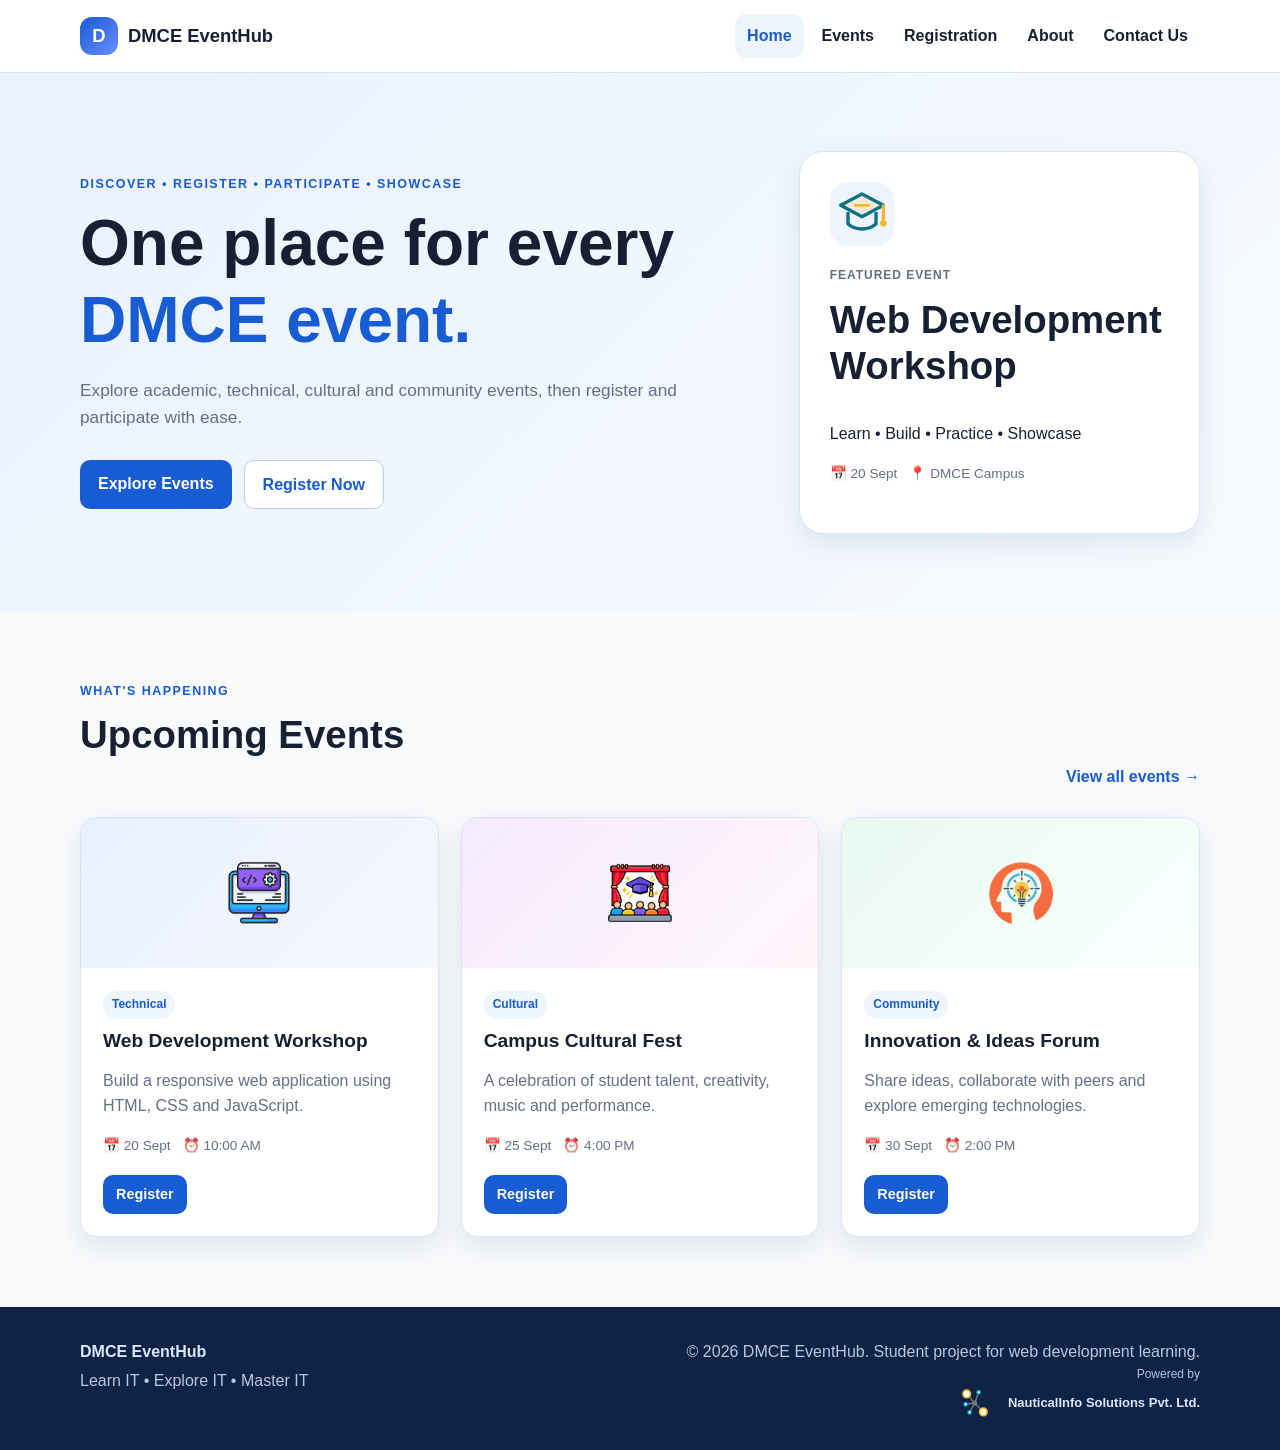
<file: index.html>
<!DOCTYPE html>
<html lang="en">
<head>
  <meta charset="UTF-8">
  <meta name="viewport" content="width=device-width, initial-scale=1.0">
  <meta name="description" content="DMCE EventHub - Discover, register and participate in academic and campus events.">
  <title>DMCE EventHub | Home</title>
  <link rel="stylesheet" href="assets/css/style.css">
  <style>
    /* Refined homepage visuals: cleaner icons + tighter right-aligned footer branding */
    .hero-icon,
    .event-image {
      display:flex;
      align-items:center;
      justify-content:center;
      overflow:hidden;
    }
    .hero-icon svg { width:78px; height:78px; display:block; }
    .event-image svg { width:68px; height:68px; display:block; }
    .event-image img { width:78px; height:78px; display:block; object-fit:contain; }
    .event-image-tech svg { color:#0b7285; }
    .event-image-cultural svg { color:#c45a18; }
    .event-image-community svg { color:#2f6f44; }

    .powered-by-wrap {
      display:flex;
      justify-content:flex-end;
      margin-top:2px;
    }
    .powered-by {
      display:inline-flex;
      align-items:center;
      justify-content:flex-end;
      gap:7px;
      margin-top:2px;
      text-decoration:none;
      color:inherit;
      font-size:13px;
      line-height:1.1;
      white-space:nowrap;
    }
    .powered-by img {
      width:66px;
      height:auto;
      max-height:30px;
      object-fit:contain;
      display:block;
    }
    .powered-by:hover img { opacity:.82; }
    .footer-grid > div:last-child { text-align:right; }
    .footer-grid > div:last-child > p { margin:0 0 2px; }

    @media (max-width: 700px) {
      .footer-grid > div:last-child { text-align:left; }
      .powered-by-wrap { justify-content:flex-start; }
    }
  </style>
</head>
<body>
  <header class="site-header">
    <div class="container nav-wrap">
      <a class="brand" href="index.html" aria-label="DMCE EventHub Home">
        <span class="brand-mark">D</span>
        <span>DMCE <strong>EventHub</strong></span>
      </a>
      <button class="menu-toggle" type="button" aria-expanded="false" aria-controls="main-nav">☰</button>
      <nav id="main-nav" class="main-nav" aria-label="Primary navigation">
        <a class="active" href="index.html">Home</a>
        <a href="pages/events.html">Events</a>
        <a href="pages/registration.html">Registration</a>
        <a href="pages/about.html">About</a>
        <a href="pages/contact.html">Contact Us</a>
      </nav>
    </div>
  </header>

  <main>
    <section class="hero">
      <div class="container hero-content">
        <div>
          <p class="eyebrow">DISCOVER • REGISTER • PARTICIPATE • SHOWCASE</p>
          <h1>One place for every <span>DMCE event.</span></h1>
          <p class="hero-text">Explore academic, technical, cultural and community events, then register and participate with ease.</p>
          <div class="hero-actions">
            <a class="btn btn-primary" href="pages/events.html">Explore Events</a>
            <a class="btn btn-secondary" href="pages/registration.html">Register Now</a>
          </div>
        </div>
        <div class="hero-card" aria-label="Upcoming event preview">
          <div class="hero-icon" aria-hidden="true">
            <svg viewBox="0 0 96 96" role="img" aria-label="Workshop" xmlns="http://www.w3.org/2000/svg">
              <path d="M16 35 48 18l32 17-32 17z" fill="#F7B731" opacity=".18"/>
              <path d="M16 35 48 18l32 17-32 17z" fill="none" stroke="#0B7285" stroke-width="5" stroke-linejoin="round"/>
              <path d="M27 45v18c12 10 30 10 42 0V45" fill="none" stroke="#0B7285" stroke-width="5" stroke-linejoin="round"/>
              <path d="M80 36v20" stroke="#F7B731" stroke-width="5" stroke-linecap="round"/>
              <circle cx="80" cy="62" r="5" fill="#F7B731"/>
              <path d="M38 35h20" stroke="#F7B731" stroke-width="4" stroke-linecap="round"/>
            </svg>
          </div>
          <p class="small-label">FEATURED EVENT</p>
          <h2>Web Development Workshop</h2>
          <p>Learn • Build • Practice • Showcase</p>
          <div class="event-meta"><span>📅 20 Sept</span><span>📍 DMCE Campus</span></div>
        </div>
      </div>
    </section>

    <section class="section">
      <div class="container">
        <div class="section-heading">
          <div>
            <p class="eyebrow">WHAT'S HAPPENING</p>
            <h2>Upcoming Events</h2>
          </div>
          <a class="text-link" href="pages/events.html">View all events →</a>
        </div>

        <div class="card-grid">
          <article class="event-card">
            <div class="event-image event-image-tech" aria-label="Web Development Workshop" role="img">
              <img src="assets/images/web-development-workshop-icon.svg" alt="Web Development Workshop icon">
            </div>
            <div class="card-body">
              <span class="tag">Technical</span>
              <h3>Web Development Workshop</h3>
              <p>Build a responsive web application using HTML, CSS and JavaScript.</p>
              <div class="event-meta"><span>📅 20 Sept</span><span>⏰ 10:00 AM</span></div>
              <a class="btn btn-small" href="pages/registration.html">Register</a>
            </div>
          </article>

          <article class="event-card">
            <div class="event-image event-image-cultural" aria-label="Campus Cultural Fest" role="img"><img src="assets/images/campus-cultural-fest.svg" alt="Campus Cultural Fest icon"></div>
            <div class="card-body">
              <span class="tag">Cultural</span>
              <h3>Campus Cultural Fest</h3>
              <p>A celebration of student talent, creativity, music and performance.</p>
              <div class="event-meta"><span>📅 25 Sept</span><span>⏰ 4:00 PM</span></div>
              <a class="btn btn-small" href="pages/registration.html">Register</a>
            </div>
          </article>

          <article class="event-card">
            <div class="event-image event-image-community" aria-label="Innovation and Ideas event" role="img"><img src="assets/images/innovation-ideas-icon.svg" alt="Innovation and Ideas icon"></div>
            <div class="card-body">
              <span class="tag">Community</span>
              <h3>Innovation & Ideas Forum</h3>
              <p>Share ideas, collaborate with peers and explore emerging technologies.</p>
              <div class="event-meta"><span>📅 30 Sept</span><span>⏰ 2:00 PM</span></div>
              <a class="btn btn-small" href="pages/registration.html">Register</a>
            </div>
          </article>
        </div>
      </div>
    </section>
  </main>

  <footer class="site-footer">
    <div class="container footer-grid">
      <div><strong>DMCE EventHub</strong><p>Learn IT • Explore IT • Master IT</p></div>
      <div>
        <p>© 2026 DMCE EventHub. Student project for web development learning.</p>
        <div class="powered-by-wrap">
  <a
    class="powered-by"
    href="https://nauticalinfosolutions.com/"
    target="_blank"
    rel="noopener noreferrer"
    aria-label="Powered by NauticalInfo Solutions Pvt. Ltd."
  >
    <span class="powered-label">Powered by</span>

    <span class="powered-brand">
      <img
        src="assets/images/nauticalinfo-logo.svg"
        alt="NauticalInfo Solutions Pvt. Ltd."
      >
      <span>NauticalInfo Solutions Pvt. Ltd.</span>
    </span>
  </a>
</div>
      </div>
    </div>
  </footer>

  <script src="assets/js/script.js" defer></script>
</body>
</html>
</file>
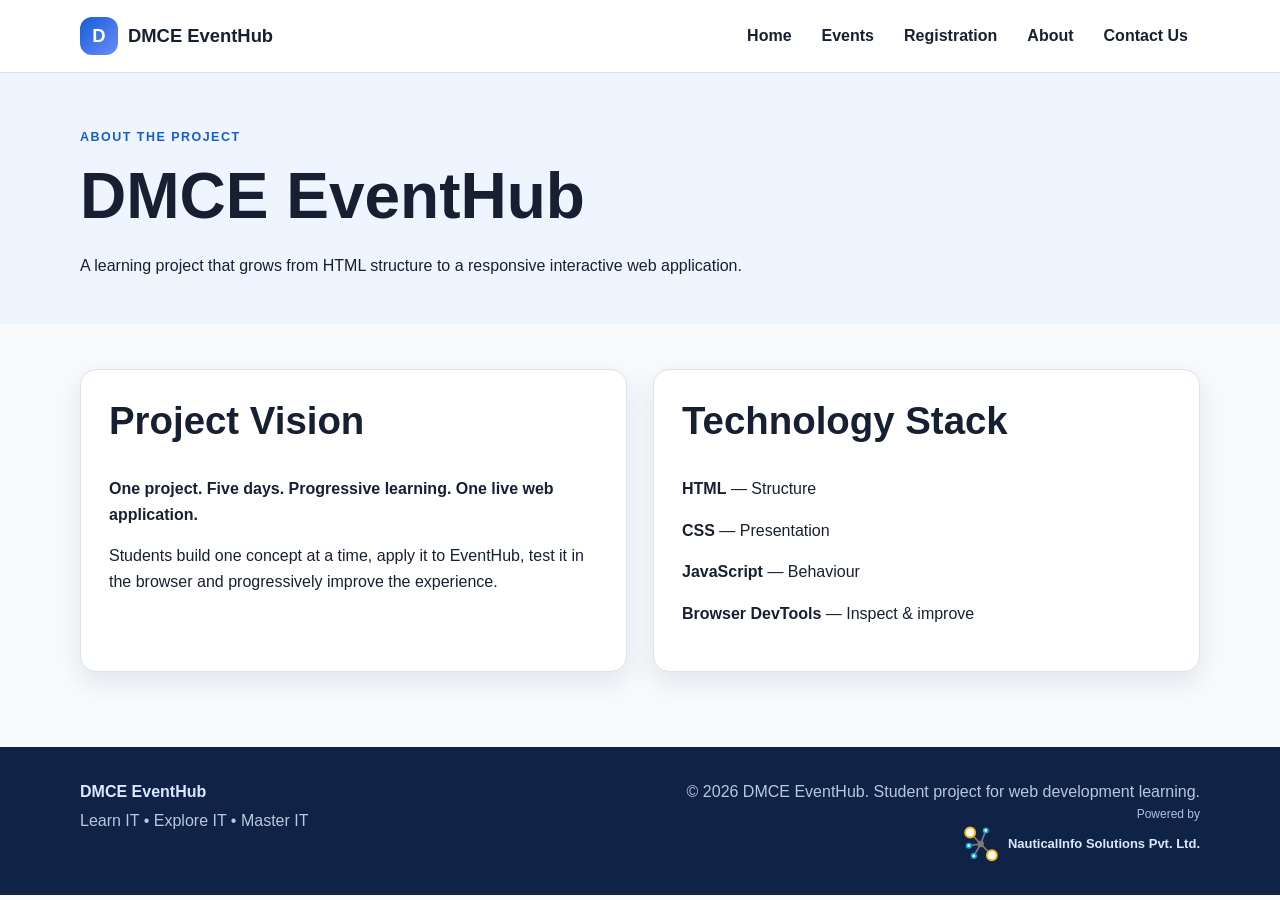
<file: pages/about.html>
<!DOCTYPE html>
<html lang="en">
<head>
<meta charset="UTF-8"><meta name="viewport" content="width=device-width, initial-scale=1.0">
<title>DMCE EventHub | About</title><link rel="stylesheet" href="../assets/css/style.css">
</head>
<body data-page-root="..">
<div id="common-header"></div>
<main><section class="page-hero"><div class="container"><p class="eyebrow">ABOUT THE PROJECT</p><h1>DMCE EventHub</h1><p>A learning project that grows from HTML structure to a responsive interactive web application.</p></div></section>
<section class="page-content"><div class="container two-col"><div class="panel"><h2>Project Vision</h2><p><strong>One project. Five days. Progressive learning. One live web application.</strong></p><p>Students build one concept at a time, apply it to EventHub, test it in the browser and progressively improve the experience.</p></div><div class="panel"><h2>Technology Stack</h2><p><strong>HTML</strong> — Structure</p><p><strong>CSS</strong> — Presentation</p><p><strong>JavaScript</strong> — Behaviour</p><p><strong>Browser DevTools</strong> — Inspect & improve</p></div></div></section></main>
<div id="common-footer"></div><script src="../assets/js/script.js" defer></script>
<script src="../assets/js/components.js?v=2"></script>
</body></html>
</file>
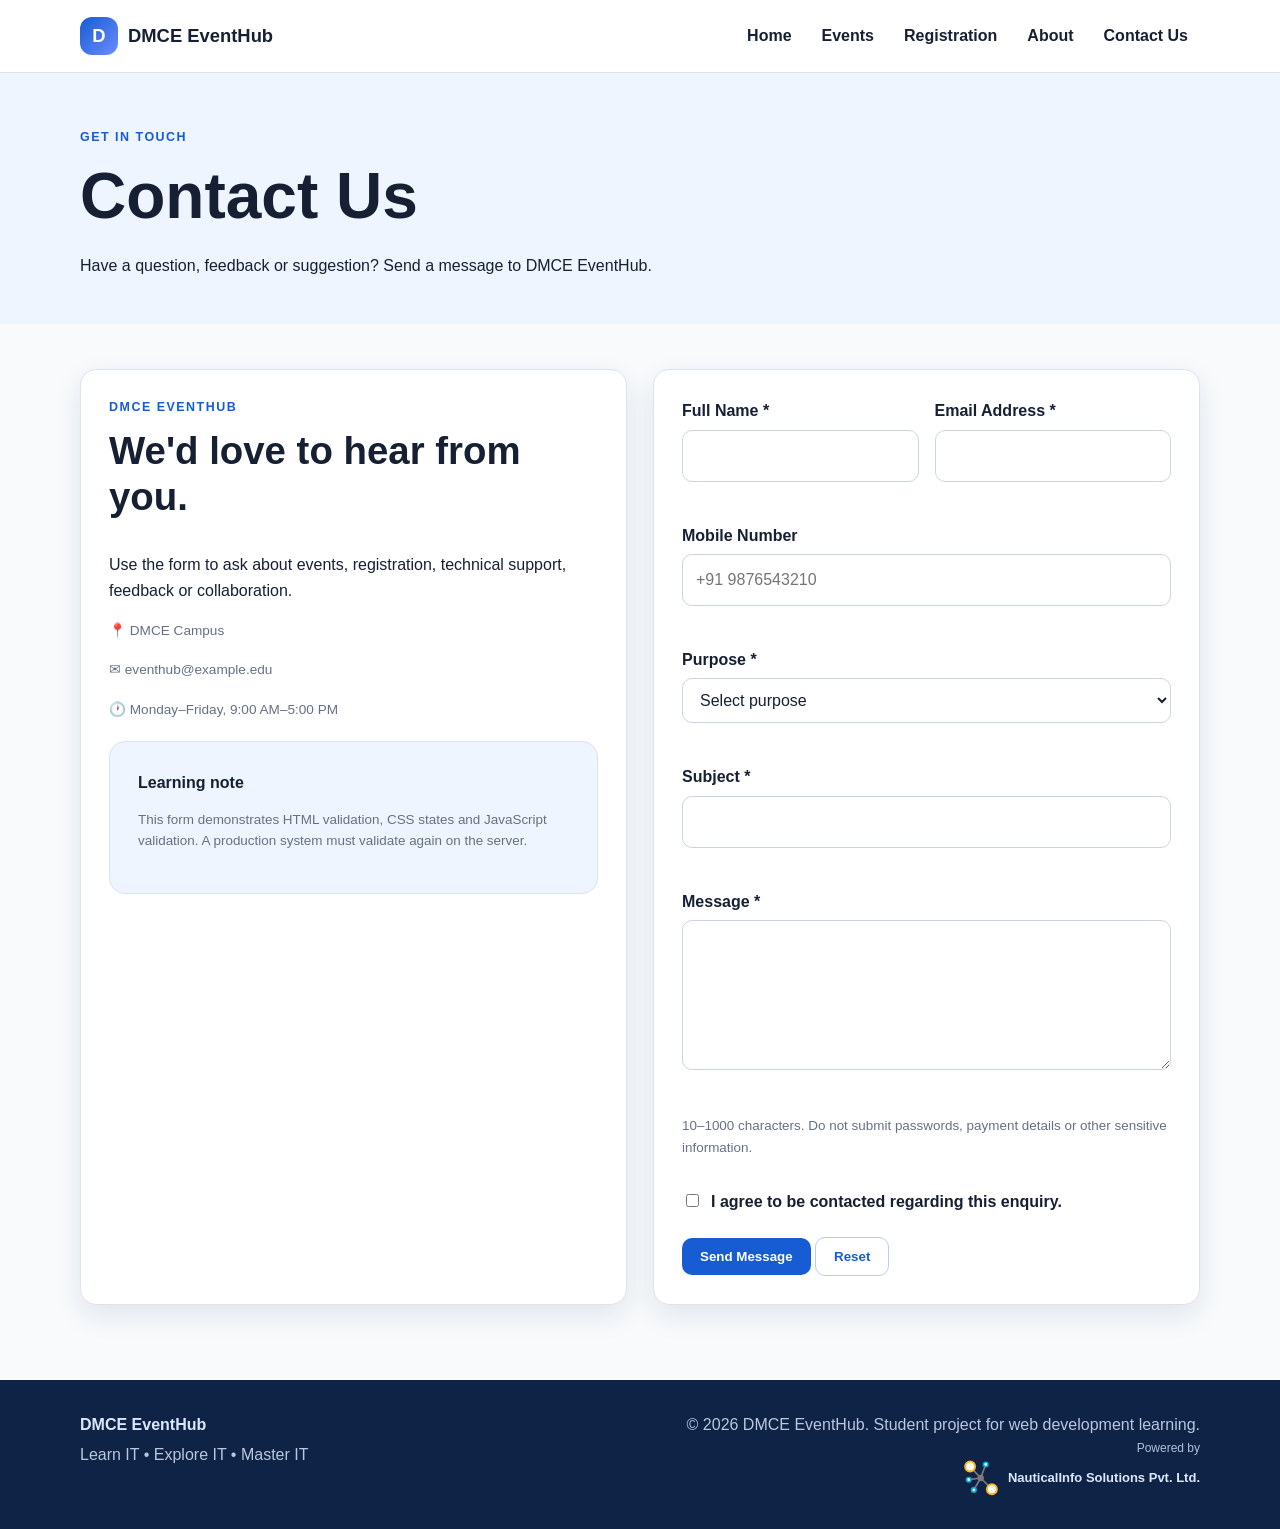
<file: pages/contact.html>
<!DOCTYPE html>
<html lang="en">
<head>
  <meta charset="UTF-8">
  <meta name="viewport" content="width=device-width, initial-scale=1.0">
  <meta name="description" content="Contact DMCE EventHub.">
  <title>DMCE EventHub | Contact Us</title>
  <link rel="stylesheet" href="../assets/css/style.css">
</head>
<body data-page-root="..">
  <div id="common-header"></div>

  <main>
    <section class="page-hero">
      <div class="container">
        <p class="eyebrow">GET IN TOUCH</p>
        <h1>Contact Us</h1>
        <p>Have a question, feedback or suggestion? Send a message to DMCE EventHub.</p>
      </div>
    </section>

    <section class="page-content">
      <div class="container two-col">
        <aside class="panel">
          <p class="eyebrow">DMCE EVENTHUB</p>
          <h2>We'd love to hear from you.</h2>
          <p>Use the form to ask about events, registration, technical support, feedback or collaboration.</p>

          <div class="event-meta"><span>📍 DMCE Campus</span></div>
          <div class="event-meta"><span>✉ eventhub@example.edu</span></div>
          <div class="event-meta"><span>🕐 Monday–Friday, 9:00 AM–5:00 PM</span></div>

          <div class="panel" style="box-shadow:none; margin-top:20px; background:#eef5ff;">
            <strong>Learning note</strong>
            <p class="form-note">This form demonstrates HTML validation, CSS states and JavaScript validation. A production system must validate again on the server.</p>
          </div>
        </aside>

        <div class="panel">
          <form id="contactForm" class="form-grid" novalidate>
            <div class="status" role="status" aria-live="polite"></div>

            <div class="form-row">
              <div>
                <label for="fullName">Full Name *</label>
                <input id="fullName" name="fullName" type="text" maxlength="60" autocomplete="name" required>
                <div id="fullNameError" class="field-error"></div>
              </div>
              <div>
                <label for="email">Email Address *</label>
                <input id="email" name="email" type="email" maxlength="120" autocomplete="email" required>
                <div id="emailError" class="field-error"></div>
              </div>
            </div>

            <div>
              <label for="mobile">Mobile Number</label>
              <input id="mobile" name="mobile" type="tel" inputmode="tel" maxlength="14" autocomplete="tel" placeholder="+91 9876543210">
              <div id="mobileError" class="field-error"></div>
            </div>

            <div>
              <label for="purpose">Purpose *</label>
              <select id="purpose" name="purpose" required>
                <option value="">Select purpose</option>
                <option value="general-query">General Query</option>
                <option value="feedback">Feedback</option>
                <option value="request-suggestion">Request / Suggestion</option>
                <option value="event-enquiry">Event Enquiry</option>
                <option value="event-registration">Event Registration</option>
                <option value="partnership">Partnership / Collaboration</option>
                <option value="technical-support">Technical Support</option>
                <option value="other">Other</option>
              </select>
              <div id="purposeError" class="field-error"></div>
            </div>

            <div>
              <label for="subject">Subject *</label>
              <input id="subject" name="subject" type="text" maxlength="100" required>
              <div id="subjectError" class="field-error"></div>
            </div>

            <div>
              <label for="message">Message *</label>
              <textarea id="message" name="message" minlength="10" maxlength="1000" required></textarea>
              <div id="messageError" class="field-error"></div>
              <p class="form-note">10–1000 characters. Do not submit passwords, payment details or other sensitive information.</p>
            </div>

            <label class="check-row">
              <input type="checkbox" name="consent" required>
              <span>I agree to be contacted regarding this enquiry.</span>
            </label>

            <div>
              <button class="btn btn-primary" type="submit">Send Message</button>
              <button class="btn btn-secondary" type="reset">Reset</button>
            </div>
          </form>
        </div>
      </div>
    </section>
  </main>

  <div id="common-footer"></div>
  <script src="../assets/js/script.js" defer></script>
<script src="../assets/js/components.js?v=2"></script>
</body>
</html>
</file>
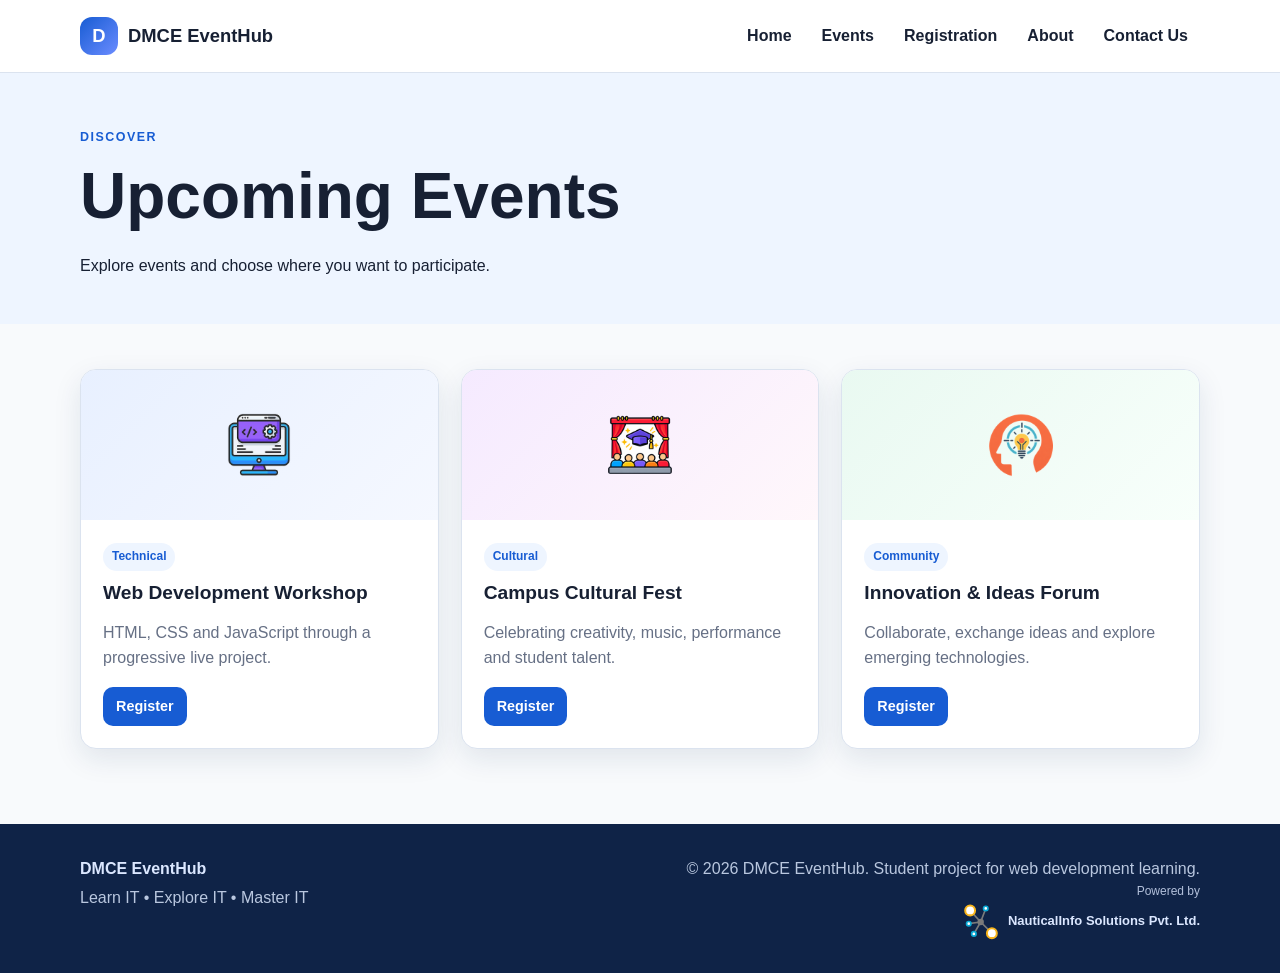
<file: pages/events.html>
<!DOCTYPE html>
<html lang="en">
<head>
<meta charset="UTF-8"><meta name="viewport" content="width=device-width, initial-scale=1.0">
<title>DMCE EventHub | Events</title><link rel="stylesheet" href="../assets/css/style.css">

  <style>
    .events-page .event-image {
      display: flex;
      align-items: center;
      justify-content: center;
      height: 150px;
      overflow: hidden;
    }

    .events-page .event-image img {
      width: 78px;
      height: 78px;
      display: block;
      object-fit: contain;
    }

    .events-page .powered-by-wrap {
      display: flex;
      justify-content: flex-end;
      margin-top: 2px;
    }

    .events-page .powered-by {
      width: 250px;
      display: flex;
      flex-direction: column;
      align-items: stretch;
      gap: 4px;
      text-decoration: none;
      color: inherit;
      line-height: 1.1;
      text-align: right;
    }

    .events-page .powered-label {
      width: 100%;
      text-align: right;
      font-size: 12px;
      opacity: 0.8;
    }

    .events-page .powered-brand {
      width: 100%;
      display: flex;
      align-items: center;
      justify-content: flex-end;
      gap: 8px;
      font-size: 13px;
      font-weight: 600;
      white-space: nowrap;
    }

    .events-page .powered-brand img {
      width: 38px;
      height: 38px;
      object-fit: contain;
      display: block;
    }

    .events-page .powered-by:hover {
      opacity: 0.85;
    }

    .events-page .footer-grid > div:last-child {
      text-align: right;
    }

    .events-page .footer-grid > div:last-child > p {
      margin: 0 0 4px;
    }

    @media (max-width: 700px) {
      .events-page .footer-grid > div:last-child {
        text-align: left;
      }

      .events-page .powered-by-wrap {
        justify-content: flex-start;
      }

      .events-page .powered-by {
        align-items: flex-start;
      }

      .events-page .powered-label {
        text-align: left;
      }

      .events-page .powered-brand {
        justify-content: flex-start;
      }
    }
  </style>
</head>
<body class="events-page" data-page-root="..">
<div id="common-header"></div>
<main><section class="page-hero"><div class="container"><p class="eyebrow">DISCOVER</p><h1>Upcoming Events</h1><p>Explore events and choose where you want to participate.</p></div></section>
<section class="page-content"><div class="container card-grid">
<article class="event-card"><div class="event-image event-image-tech" aria-label="Web Development Workshop">
  <img src="../assets/images/web-development-workshop-icon.svg"
       alt="Web Development Workshop icon">
</div><div class="card-body"><span class="tag">Technical</span><h3>Web Development Workshop</h3><p>HTML, CSS and JavaScript through a progressive live project.</p><a class="btn btn-small" href="registration.html">Register</a></div></article>
<article class="event-card"><div class="event-image event-image-cultural" aria-label="Campus Cultural Fest">
  <img src="../assets/images/campus-cultural-fest.svg"
       alt="Campus Cultural Fest icon">
</div><div class="card-body"><span class="tag">Cultural</span><h3>Campus Cultural Fest</h3><p>Celebrating creativity, music, performance and student talent.</p><a class="btn btn-small" href="registration.html">Register</a></div></article>
<article class="event-card"><div class="event-image event-image-community" aria-label="Innovation and Ideas Forum">
  <img src="../assets/images/innovation-ideas-icon.svg"
       alt="Innovation and Ideas Forum icon">
</div><div class="card-body"><span class="tag">Community</span><h3>Innovation & Ideas Forum</h3><p>Collaborate, exchange ideas and explore emerging technologies.</p><a class="btn btn-small" href="registration.html">Register</a></div></article>
</div></section></main>
<footer class="site-footer">
    <div class="container footer-grid">

        <div>
            <strong>DMCE EventHub</strong>
            <p>Learn IT • Explore IT • Master IT</p>
        </div>

        <div>
            <p>© 2026 DMCE EventHub. Student project for web development learning.</p>

            <div class="powered-by-wrap">
                <a
                    class="powered-by"
                    href="https://nauticalinfosolutions.com/"
                    target="_blank"
                    rel="noopener noreferrer"
                    aria-label="Powered by NauticalInfo Solutions Pvt. Ltd."
                >
                    <span class="powered-label">Powered by</span>

                    <span class="powered-brand">
                        <img
                            src="/assets/images/nauticalinfo-logo.svg"
                            alt="NauticalInfo Solutions Pvt. Ltd."
                        >
                        <span>NauticalInfo Solutions Pvt. Ltd.</span>
                    </span>
                </a>
            </div>
        </div>

    </div>
</footer>
<script src="../assets/js/components.js"></script>
</body></html>
</file>
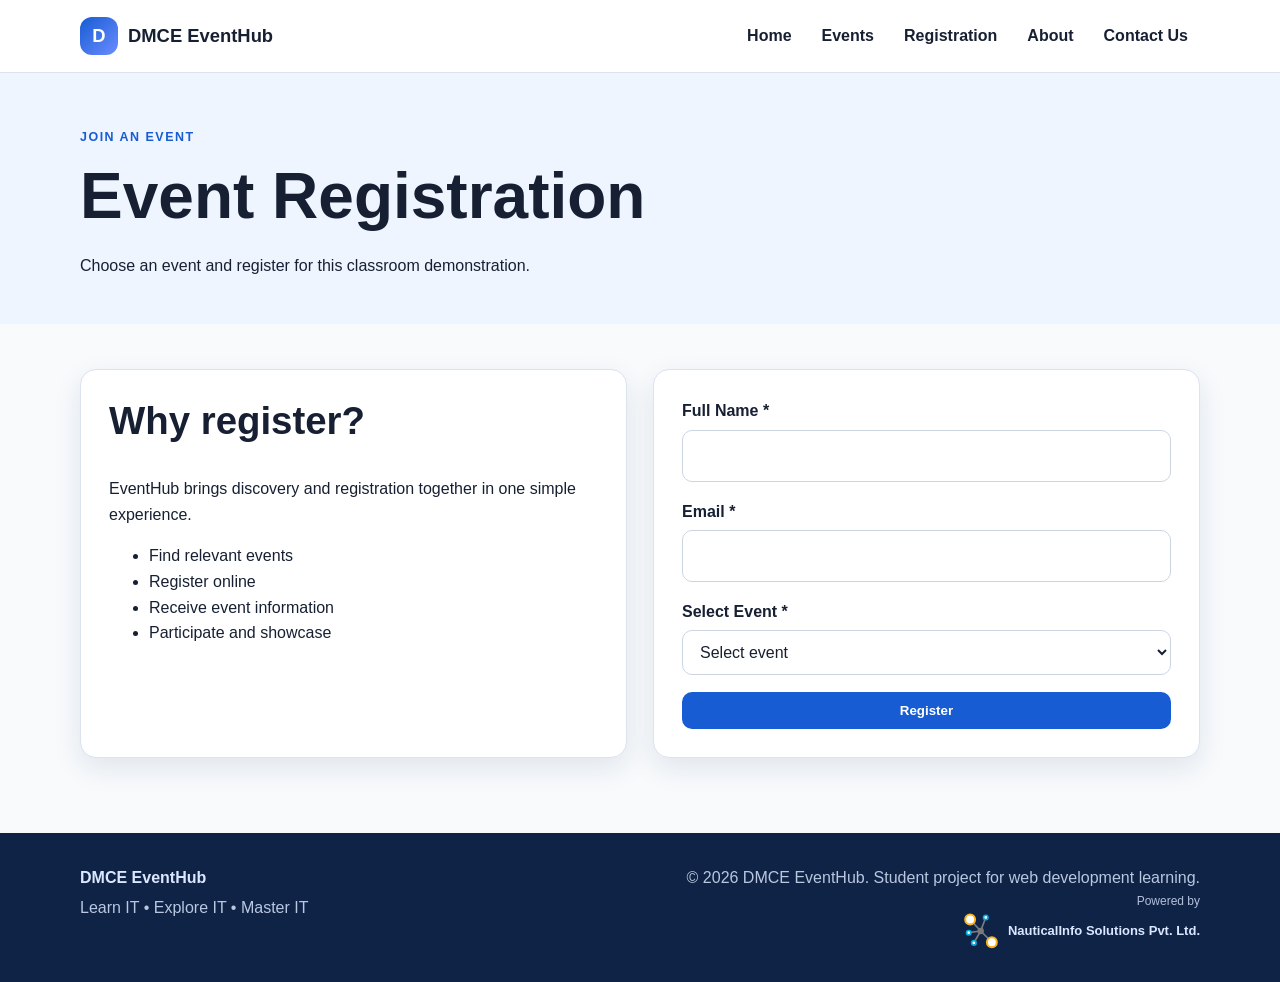
<file: pages/registration.html>
<!DOCTYPE html>
<html lang="en">
<head>
  <meta charset="UTF-8"><meta name="viewport" content="width=device-width, initial-scale=1.0">
  <title>DMCE EventHub | Registration</title>
  <link rel="stylesheet" href="../assets/css/style.css">
</head>
<body data-page-root="..">

<div id="common-header"></div>

<main>
<section class="page-hero"><div class="container"><p class="eyebrow">JOIN AN EVENT</p><h1>Event Registration</h1><p>Choose an event and register for this classroom demonstration.</p></div></section>
<section class="page-content"><div class="container two-col">
<div class="panel"><h2>Why register?</h2><p>EventHub brings discovery and registration together in one simple experience.</p><ul><li>Find relevant events</li><li>Register online</li><li>Receive event information</li><li>Participate and showcase</li></ul></div>
<div class="panel">
<form id="registrationForm" class="form-grid">
<div class="status" role="status" aria-live="polite"></div>
<div><label for="regName">Full Name *</label><input id="regName" type="text" maxlength="60" required></div>
<div><label for="regEmail">Email *</label><input id="regEmail" type="email" maxlength="120" required></div>
<div><label for="eventChoice">Select Event *</label>
<select id="eventChoice" required><option value="">Select event</option><option>Web Development Workshop</option><option>Campus Cultural Fest</option><option>Innovation & Ideas Forum</option></select></div>
<button class="btn btn-primary" type="submit">Register</button>
</form></div>
</div></section>
</main>

<footer class="site-footer">
    <div class="container footer-grid">

        <div>
            <strong>DMCE EventHub</strong>
            <p>Learn IT • Explore IT • Master IT</p>
        </div>

        <div>
            <p>© 2026 DMCE EventHub. Student project for web development learning.</p>

            <div class="powered-by-wrap">
                <a
                    class="powered-by"
                    href="https://nauticalinfosolutions.com/"
                    target="_blank"
                    rel="noopener noreferrer"
                    aria-label="Powered by NauticalInfo Solutions Pvt. Ltd."
                >
                    <span class="powered-label">Powered by</span>

                    <span class="powered-brand">
                        <img
                            src="/assets/images/nauticalinfo-logo.svg"
                            alt="NauticalInfo Solutions Pvt. Ltd."
                        >
                        <span>NauticalInfo Solutions Pvt. Ltd.</span>
                    </span>
                </a>
            </div>
        </div>

    </div>
</footer>

<script src="../assets/js/script.js" defer></script>
<script src="../assets/js/components.js"></script>
</body>
</html>
</file>
<file: assets/css/style.css>
/* DMCE EventHub - Shared stylesheet
   Teaching focus: colors, typography, box model, Flexbox, Grid, responsive design.
*/

:root {
  --primary: #175cd3;
  --primary-dark: #1246a3;
  --accent: #22a06b;
  --text: #172033;
  --muted: #667085;
  --surface: #ffffff;
  --soft: #eef5ff;
  --border: #dbe3ef;
  --danger: #c62828;
  --success: #157347;
  --radius: 16px;
  --shadow: 0 10px 28px rgba(24, 48, 88, 0.10);
}

* { box-sizing: border-box; }

html { scroll-behavior: smooth; }

body {
  margin: 0;
  font-family: Arial, Helvetica, sans-serif;
  color: var(--text);
  background: #f8fafc;
  line-height: 1.6;
}

img { max-width: 100%; display: block; }

a { color: inherit; }

.container { width: min(1120px, 92%); margin: 0 auto; }

.site-header {
  position: sticky;
  top: 0;
  z-index: 10;
  background: rgba(255,255,255,.96);
  border-bottom: 1px solid var(--border);
  backdrop-filter: blur(8px);
}

.nav-wrap {
  min-height: 72px;
  display: flex;
  align-items: center;
  justify-content: space-between;
  gap: 24px;
}

.brand {
  display: flex;
  align-items: center;
  gap: 10px;
  text-decoration: none;
  font-size: 1.15rem;
  font-weight: 700;
}

.brand-mark {
  width: 38px;
  height: 38px;
  display: grid;
  place-items: center;
  border-radius: 12px;
  color: white;
  background: linear-gradient(135deg, #175cd3, #6b8cff);
  font-weight: 800;
}

.main-nav { display: flex; gap: 6px; align-items: center; }

.main-nav a {
  text-decoration: none;
  padding: 9px 12px;
  border-radius: 10px;
  font-weight: 600;
}

.main-nav a:hover,
.main-nav a.active { background: var(--soft); color: var(--primary); }

.menu-toggle {
  display: none;
  border: 0;
  background: transparent;
  font-size: 1.5rem;
  cursor: pointer;
}

.hero {
  background: linear-gradient(135deg, #eaf2ff, #f7fbff);
  padding: 78px 0;
}

.hero-content {
  display: grid;
  grid-template-columns: 1.25fr .75fr;
  gap: 50px;
  align-items: center;
}

.eyebrow {
  color: var(--primary);
  font-size: .78rem;
  font-weight: 800;
  letter-spacing: .12em;
  margin: 0 0 10px;
}

h1, h2, h3 { line-height: 1.2; margin-top: 0; }

h1 { font-size: clamp(2.3rem, 5vw, 4.2rem); margin-bottom: 18px; }
h1 span { color: var(--primary); }

h2 { font-size: clamp(1.7rem, 3vw, 2.4rem); }
h3 { font-size: 1.2rem; margin-bottom: 8px; }

.hero-text { max-width: 650px; color: var(--muted); font-size: 1.08rem; }

.hero-actions { display: flex; flex-wrap: wrap; gap: 12px; margin-top: 28px; }

.btn {
  display: inline-block;
  border: 0;
  border-radius: 10px;
  padding: 11px 18px;
  background: var(--primary);
  color: white;
  text-decoration: none;
  font-weight: 700;
  cursor: pointer;
  transition: transform .2s ease, box-shadow .2s ease, background .2s ease;
}

.btn:hover { transform: translateY(-2px); box-shadow: 0 8px 18px rgba(23,92,211,.18); }
.btn-primary { background: var(--primary); }
.btn-secondary { background: white; color: var(--primary); border: 1px solid #b8cdf5; }
.btn-small { padding: 8px 13px; font-size: .9rem; }

.hero-card {
  background: white;
  border: 1px solid var(--border);
  border-radius: 24px;
  padding: 30px;
  box-shadow: var(--shadow);
}

.hero-icon {
  width: 64px; height: 64px; display: grid; place-items: center;
  background: var(--soft); border-radius: 18px; font-size: 2rem; margin-bottom: 20px;
}

.small-label { font-size: .75rem; color: var(--muted); font-weight: 800; letter-spacing: .08em; }

.section { padding: 70px 0; }

.section-heading {
  display: flex; justify-content: space-between; align-items: end;
  gap: 20px; margin-bottom: 28px;
}

.text-link { color: var(--primary); font-weight: 700; text-decoration: none; }

.card-grid {
  display: grid;
  grid-template-columns: repeat(3, 1fr);
  gap: 22px;
}

.event-card, .panel {
  background: var(--surface);
  border: 1px solid var(--border);
  border-radius: var(--radius);
  box-shadow: var(--shadow);
  overflow: hidden;
}

.event-image {
  min-height: 150px;
  display: grid;
  place-items: center;
  font-size: 3.5rem;
  background: linear-gradient(135deg, #e8f0ff, #f5f8ff);
}

.event-image-cultural { background: linear-gradient(135deg, #f5eaff, #fff7fb); }
.event-image-community { background: linear-gradient(135deg, #e9f9f1, #f8fffb); }

.card-body { padding: 22px; }
.card-body p { color: var(--muted); }

.tag {
  display: inline-block;
  padding: 4px 9px;
  border-radius: 999px;
  background: var(--soft);
  color: var(--primary);
  font-size: .75rem;
  font-weight: 800;
  margin-bottom: 10px;
}

.event-meta {
  display: flex;
  flex-wrap: wrap;
  gap: 12px;
  color: var(--muted);
  font-size: .85rem;
  margin: 14px 0 18px;
}

.page-hero { padding: 55px 0 30px; background: #eef5ff; }

.page-content { padding: 45px 0 75px; }

.two-col { display: grid; grid-template-columns: 1fr 1fr; gap: 26px; }

.panel { padding: 28px; }

.form-grid { display: grid; gap: 17px; }

.form-row { display: grid; grid-template-columns: 1fr 1fr; gap: 16px; }

label { display: block; font-weight: 700; margin-bottom: 6px; }

input, select, textarea {
  width: 100%;
  padding: 12px 13px;
  border: 1px solid #cbd5e1;
  border-radius: 10px;
  font: inherit;
  color: var(--text);
  background: white;
}

input:focus, select:focus, textarea:focus {
  outline: 3px solid rgba(23,92,211,.14);
  border-color: var(--primary);
}

input[aria-invalid="true"],
select[aria-invalid="true"],
textarea[aria-invalid="true"] { border-color: var(--danger); }

textarea { min-height: 150px; resize: vertical; }

.field-error {
  min-height: 20px;
  color: var(--danger);
  font-size: .82rem;
  margin-top: 4px;
}

.form-note { color: var(--muted); font-size: .84rem; }

.status {
  display: none;
  padding: 12px 14px;
  border-radius: 10px;
  margin-bottom: 18px;
  font-weight: 700;
}

.status.success { display: block; color: var(--success); background: #eaf8f0; }
.status.error { display: block; color: var(--danger); background: #fff0f0; }

.check-row { display: flex; gap: 9px; align-items: flex-start; }
.check-row input { width: auto; margin-top: 5px; }

.site-footer {
  padding: 32px 0;
  color: #dbe7ff;
  background: #0f2347;
}

.footer-grid {
  display: flex; justify-content: space-between; gap: 20px;
}

.footer-grid p { margin: 4px 0; color: #b9c7df; }

@media (max-width: 820px) {
  .menu-toggle { display: block; }
  .main-nav {
    display: none;
    position: absolute;
    top: 72px; left: 0; right: 0;
    background: white;
    padding: 12px 4%;
    border-bottom: 1px solid var(--border);
    flex-direction: column;
    align-items: stretch;
  }
  .main-nav.open { display: flex; }
  .hero-content, .two-col { grid-template-columns: 1fr; }
  .card-grid { grid-template-columns: 1fr 1fr; }
}

@media (max-width: 560px) {
  .hero { padding: 55px 0; }
  .section { padding: 50px 0; }
  .card-grid, .form-row { grid-template-columns: 1fr; }
  .section-heading, .footer-grid { flex-direction: column; align-items: flex-start; }
}
.event-image {
  height: 150px;
  display: flex;
  align-items: center;
  justify-content: center;
  overflow: hidden;
}
.event-image img {
    width: 78px;
    height: 78px;
    object-fit: contain;
    display: block;
}
/* For Footer NauticalInfo Solutions Logo */
.powered-by-wrap {
  display: flex;
  justify-content: flex-end;
  margin-top: 2px;
}

.powered-by {
  width: 250px;
  display: flex;
  flex-direction: column;
  align-items: stretch;
  gap: 4px;
  text-decoration: none;
  color: inherit;
  line-height: 1.1;
}

.powered-label {
  width: 100%;
  text-align: right;
  font-size: 12px;
  opacity: 0.8;
}

.powered-brand {
  width: 100%;
  display: flex;
  align-items: center;
  justify-content: flex-end;
  gap: 8px;
  font-size: 13px;
  font-weight: 600;
  white-space: nowrap;
}

.powered-brand img {
  width: 38px;
  height: 38px;
  object-fit: contain;
  display: block;
}

.footer-grid > div:last-child {
  text-align: right;
}

.footer-grid > div:last-child > p {
  margin: 0 0 4px;
}

@media (max-width: 700px) {
  .powered-by {
    width: 250px;
  }

  .footer-grid > div:last-child {
    text-align: left;
  }

  .powered-by-wrap {
    justify-content: flex-start;
  }
}
</file>
